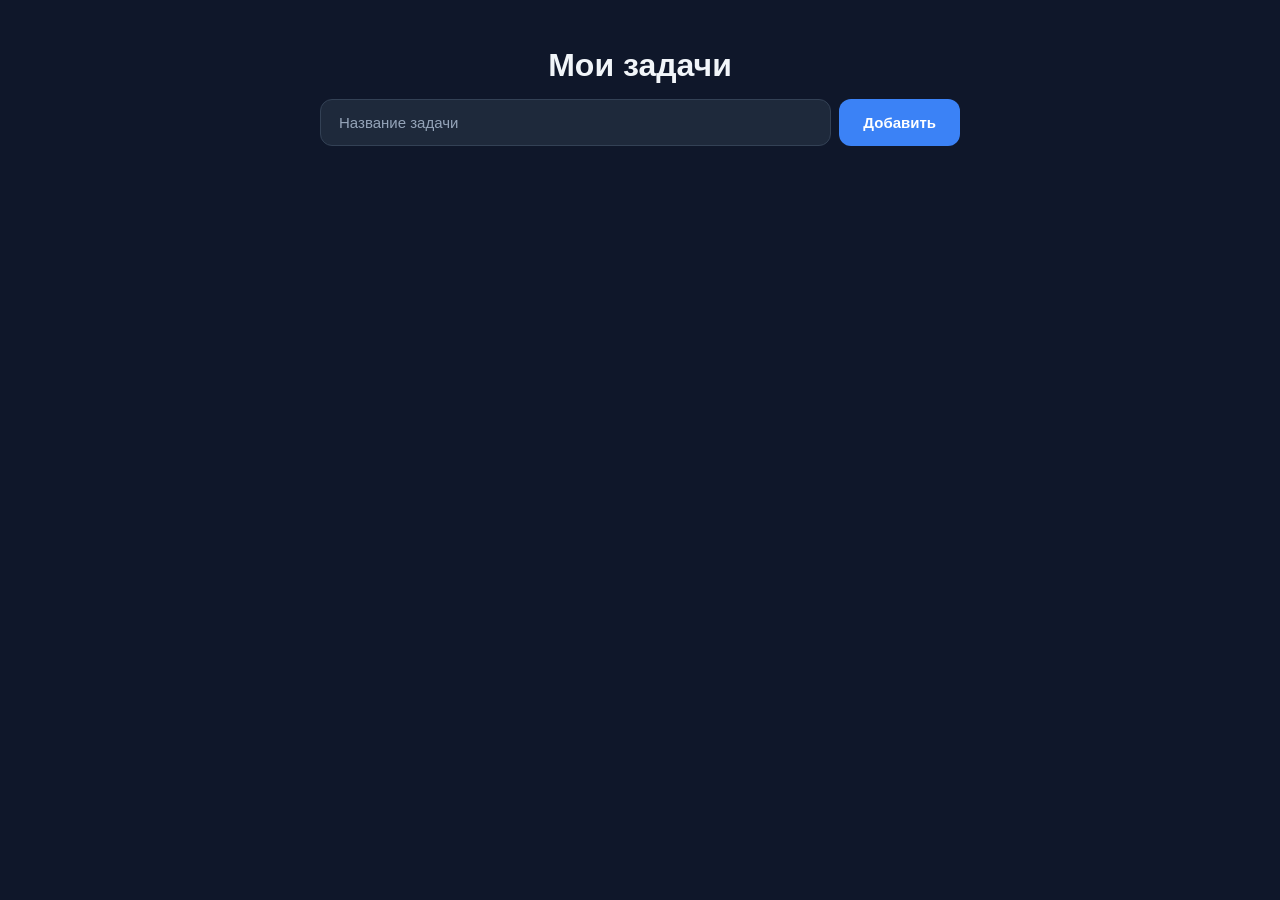
<file: fronted/index.html>
<!DOCTYPE html>
<html lang="ru">
<head>
    <meta charset="UTF-8">
    <meta name="viewport" content="width=device-width, initial-scale=1.0">
    <title>TaskTracker</title>
    <link rel="stylesheet" href="css/style.css">
</head>
<body>
    <div class="container">
        <h1>Мои задачи</h1>

        <form id="task-form">
            <input type="text" id="task-title" placeholder="Название задачи" required>
            <button type="submit">Добавить</button>
        </form>

        <ul id="task-list"></ul>
    </div>
    <script src="js/app.js"></script>
</body>
</html>
</file>
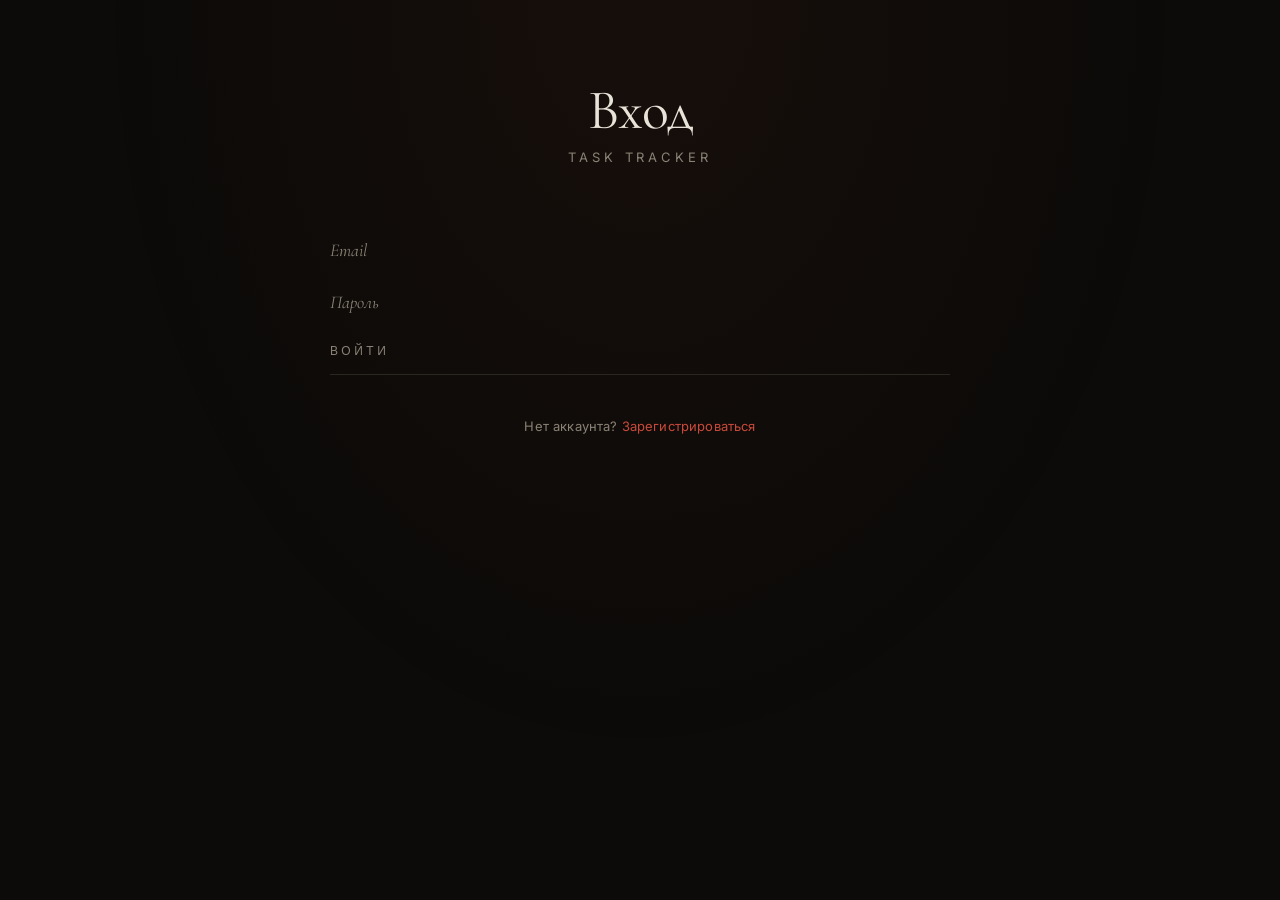
<file: frontend/index.html>
<!DOCTYPE html>
<html lang="ru">
<head>
    <meta charset="UTF-8">
    <meta name="viewport" content="width=device-width, initial-scale=1.0">
    <title>Задачи — TaskTracker</title>
    <link rel="preconnect" href="https://fonts.googleapis.com">
    <link rel="preconnect" href="https://fonts.gstatic.com" crossorigin>
    <link href="https://fonts.googleapis.com/css2?family=Cormorant+Garamond:wght@400;600;700&family=Inter:wght@400;500;600&display=swap" rel="stylesheet">
    <link rel="stylesheet" href="css/style.css">
</head>
<body>
    <div class="container">
        <div class="header">
            <h1>Задачи</h1>
            <button id="logout-button" class="logout">Выйти</button>
        </div>
        <p class="subtitle">Task Tracker</p>

        <form id="task-form">
            <input type="text" id="task-title" placeholder="Что нужно сделать?" required>

            <div class="date-picker">
                <input type="date" id="task-date" class="date-input-hidden">
                <button type="button" id="date-button" class="date-button">
                    <span id="date-display">Дата</span>
                </button>
                <button type="button" id="date-clear" class="date-clear" title="Убрать дату">×</button>
            </div>

            <button type="submit">Добавить</button>
        </form>

        <div class="filters">
            <button type="button" class="filter-btn active" data-filter="all">Все</button>
            <button type="button" class="filter-btn" data-filter="active">Активные</button>
            <button type="button" class="filter-btn" data-filter="completed">Выполненные</button>
        </div>

        <p class="task-counter" id="task-counter"></p>
        <ul id="task-list"></ul>
    </div>

    <script src="js/api.js"></script>
    <script src="js/calendar.js"></script>
    <script src="js/app.js"></script>
</body>
</html>
</file>
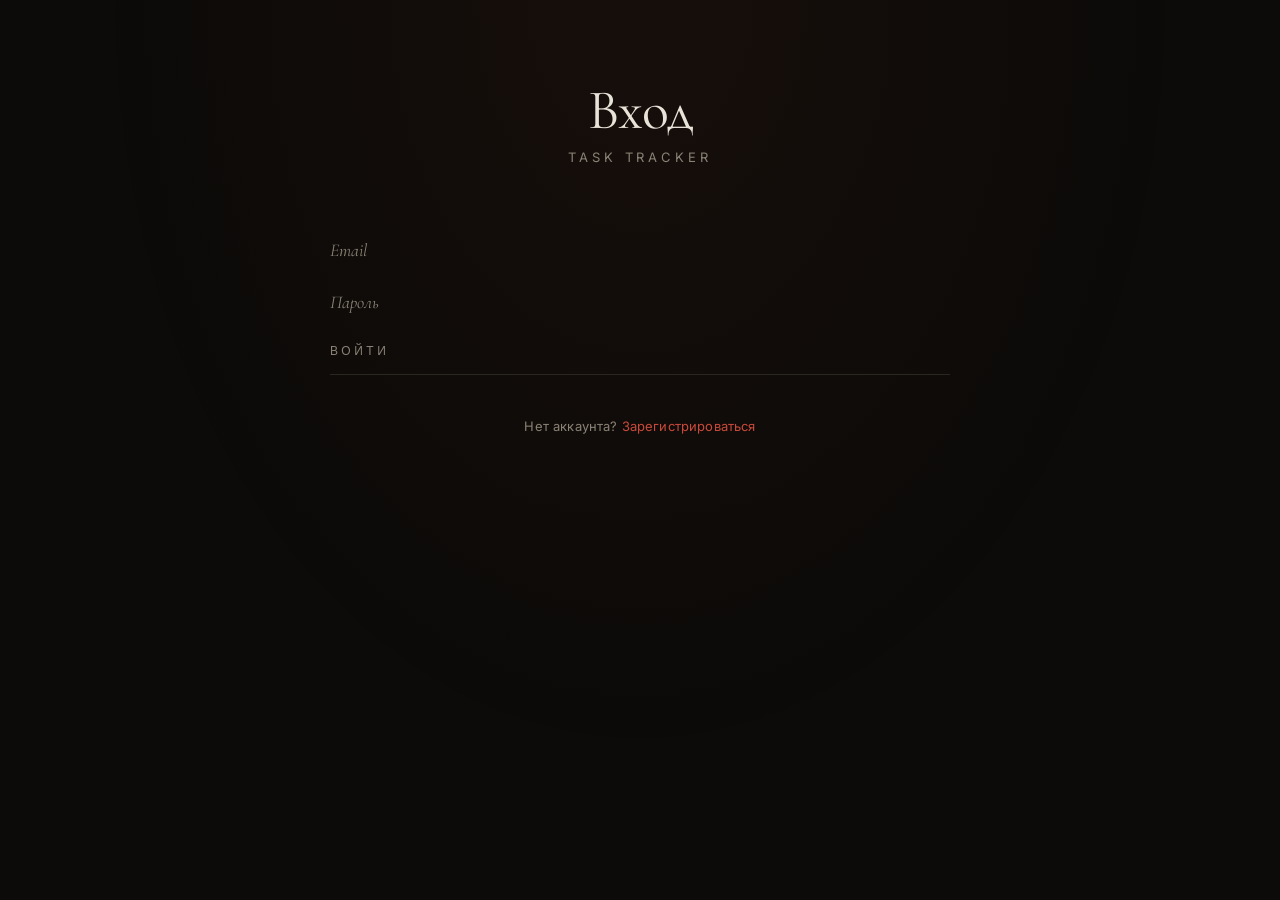
<file: frontend/login.html>
<!DOCTYPE html>
<html lang="ru">
<head>
    <meta charset="UTF-8">
    <meta name="viewport" content="width=device-width, initial-scale=1.0">
    <title>Вход — TaskTracker</title>
    <link rel="preconnect" href="https://fonts.googleapis.com">
    <link rel="preconnect" href="https://fonts.gstatic.com" crossorigin>
    <link href="https://fonts.googleapis.com/css2?family=Cormorant+Garamond:wght@400;600;700&family=Inter:wght@400;500;600&display=swap" rel="stylesheet">
    <link rel="stylesheet" href="css/style.css">
</head>
<body>
    <div class="container">
        <h1>Вход</h1>
        <p class="subtitle">Task Tracker</p>

        <form id="login-form">
            <input type="email" id="email" placeholder="Email" required>
            <input type="password" id="password" placeholder="Пароль" required>
            <button type="submit">Войти</button>
        </form>

        <p class="auth-link">
            Нет аккаунта? <a href="register.html">Зарегистрироваться</a>
        </p>
    </div>

    <script src="js/api.js"></script>
    <script src="js/auth.js"></script>
</body>
</html>
</file>
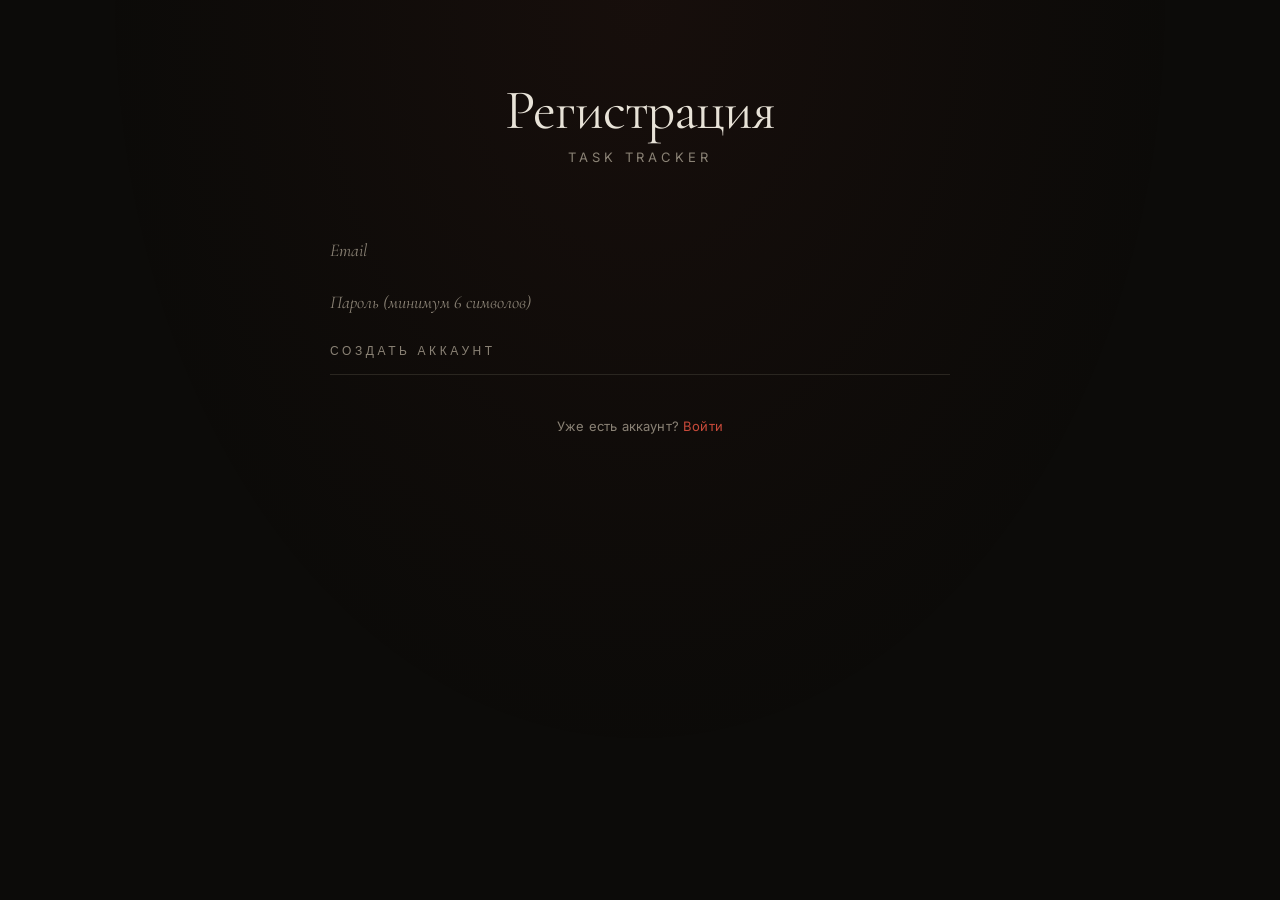
<file: frontend/register.html>
<!DOCTYPE html>
<html lang="ru">
<head>
    <meta charset="UTF-8">
    <meta name="viewport" content="width=device-width, initial-scale=1.0">
    <title>Регистрация — TaskTracker</title>
    <link rel="preconnect" href="https://fonts.googleapis.com">
    <link rel="preconnect" href="https://fonts.gstatic.com" crossorigin>
    <link href="https://fonts.googleapis.com/css2?family=Cormorant+Garamond:wght@400;600;700&family=Inter:wght@400;500;600&display=swap" rel="stylesheet">
    <link rel="stylesheet" href="css/style.css">
</head>
<body>
    <div class="container">
        <h1>Регистрация</h1>
        <p class="subtitle">Task Tracker</p>

        <form id="register-form">
            <input type="email" id="email" placeholder="Email" required>
            <input type="password" id="password" placeholder="Пароль (минимум 6 символов)" required minlength="6">
            <button type="submit">Создать аккаунт</button>
        </form>

        <p class="auth-link">
            Уже есть аккаунт? <a href="login.html">Войти</a>
        </p>
    </div>

    <script src="js/api.js"></script>
    <script src="js/auth.js"></script>
</body>
</html>
</file>
<file: fronted/css/style.css>
/* ===== СБРОС И БАЗА ===== */

* {
    margin: 0;
    padding: 0;
    box-sizing: border-box;
}

:root {
    --bg: #0f172a;
    --bg-card: #1e293b;
    --bg-input: #334155;
    --text: #f1f5f9;
    --text-muted: #94a3b8;
    --primary: #3b82f6;
    --primary-hover: #2563eb;
    --success: #22c55e;
    --success-hover: #16a34a;
    --danger: #ef4444;
    --danger-hover: #dc2626;
    --border: #334155;
    --radius: 12px;
    --radius-sm: 8px;
}

body {
    font-family: -apple-system, BlinkMacSystemFont, 'Segoe UI', Roboto, sans-serif;
    background: var(--bg);
    color: var(--text);
    min-height: 100vh;
    padding: 40px 20px;
    line-height: 1.6;
}

/* ===== КОНТЕЙНЕР ===== */

.container {
    max-width: 640px;
    margin: 0 auto;
}

/* ===== ЗАГОЛОВОК ===== */

h1 {
    font-size: 32px;
    font-weight: 700;
    text-align: center;
    margin-bottom: 8px;
    color: var(--text);
}

.subtitle {
    text-align: center;
    color: var(--text-muted);
    margin-bottom: 32px;
    font-size: 15px;
}

/* ===== ФОРМА ===== */

#task-form {
    display: flex;
    gap: 8px;
    margin-bottom: 32px;
}

#task-title {
    flex: 1;
    padding: 14px 18px;
    background: var(--bg-card);
    border: 1px solid var(--border);
    border-radius: var(--radius);
    color: var(--text);
    font-size: 15px;
    outline: none;
    transition: border-color 0.2s;
}

    #task-title:focus {
        border-color: var(--primary);
    }

    #task-title::placeholder {
        color: var(--text-muted);
    }

#task-form button {
    padding: 14px 24px;
    background: var(--primary);
    border: none;
    border-radius: var(--radius);
    color: white;
    font-size: 15px;
    font-weight: 600;
    cursor: pointer;
    transition: background 0.2s, transform 0.1s;
    white-space: nowrap;
}

    #task-form button:hover {
        background: var(--primary-hover);
    }

    #task-form button:active {
        transform: scale(0.97);
    }

/* ===== СПИСОК ЗАДАЧ ===== */

#task-list {
    list-style: none;
    display: flex;
    flex-direction: column;
    gap: 10px;
}

    #task-list li {
        display: flex;
        align-items: center;
        gap: 12px;
        padding: 16px 18px;
        background: var(--bg-card);
        border: 1px solid var(--border);
        border-radius: var(--radius);
        transition: transform 0.15s, border-color 0.15s;
        animation: slideIn 0.3s ease;
    }

        #task-list li:hover {
            transform: translateX(4px);
            border-color: var(--primary);
        }

        #task-list li span {
            flex: 1;
            font-size: 15px;
        }

            #task-list li span.completed {
                text-decoration: line-through;
                color: var(--text-muted);
            }

        /* ===== КНОПКИ В ЗАДАЧАХ ===== */

        #task-list li button {
            padding: 8px 12px;
            border: none;
            border-radius: var(--radius-sm);
            font-size: 13px;
            font-weight: 600;
            cursor: pointer;
            transition: background 0.2s, transform 0.1s;
            white-space: nowrap;
        }

            #task-list li button:active {
                transform: scale(0.95);
            }

            /* Кнопка "Выполнено" / "Вернуть" — зелёная */
            #task-list li button:nth-of-type(1) {
                background: rgba(34, 197, 94, 0.15);
                color: var(--success);
            }

                #task-list li button:nth-of-type(1):hover {
                    background: var(--success);
                    color: white;
                }

            /* Кнопка "Удалить" — красная */
            #task-list li button:nth-of-type(2) {
                background: rgba(239, 68, 68, 0.15);
                color: var(--danger);
            }

                #task-list li button:nth-of-type(2):hover {
                    background: var(--danger);
                    color: white;
                }

/* ===== АНИМАЦИИ ===== */

@keyframes slideIn {
    from {
        opacity: 0;
        transform: translateY(-8px);
    }

    to {
        opacity: 1;
        transform: translateY(0);
    }
}

/* ===== АДАПТИВНОСТЬ ===== */

@media (max-width: 500px) {
    body {
        padding: 20px 12px;
    }

    h1 {
        font-size: 24px;
    }

    #task-form {
        flex-direction: column;
    }

    #task-list li {
        flex-wrap: wrap;
    }

        #task-list li span {
            width: 100%;
        }
}
</file>
<file: frontend/css/style.css>
* {
    margin: 0;
    padding: 0;
    box-sizing: border-box;
}

:root {
    --bg: #0c0b09;
    --bg-soft: #14120e;
    --text: #e8e3d8;
    --text-muted: #8a8275;
    --accent: #c94a3a;
    --line: #2a2620;
    --line-soft: #1a1814;
}

body {
    font-family: 'Inter', -apple-system, sans-serif;
    background: var(--bg);
    color: var(--text);
    min-height: 100vh;
    padding: 80px 24px 60px;
    line-height: 1.7;
    position: relative;
    font-weight: 400;
    letter-spacing: 0.01em;
}

    body::before {
        content: '';
        position: fixed;
        inset: 0;
        background: radial-gradient(ellipse at 50% 0%, rgba(201, 74, 58, 0.06), transparent 60%);
        pointer-events: none;
        z-index: 0;
        animation: breathe 12s ease-in-out infinite;
    }

@keyframes breathe {
    0%, 100% {
        opacity: 0.6;
    }

    50% {
        opacity: 1;
    }
}

.container {
    max-width: 620px;
    margin: 0 auto;
    position: relative;
    z-index: 1;
}

h1 {
    font-family: 'Cormorant Garamond', serif;
    font-size: 56px;
    font-weight: 400;
    text-align: center;
    margin-bottom: 4px;
    color: var(--text);
    letter-spacing: -0.02em;
    line-height: 1.1;
}

.subtitle {
    text-align: center;
    color: var(--text-muted);
    margin-bottom: 56px;
    font-size: 13px;
    letter-spacing: 0.3em;
    text-transform: uppercase;
    font-weight: 400;
}

#task-form {
    display: flex;
    flex-direction: column;
    gap: 0;
    margin-bottom: 48px;
}

#task-title {
    padding: 16px 0;
    background: transparent;
    border: none;
    border-bottom: 1px solid var(--line);
    color: var(--text);
    font-size: 16px;
    font-family: 'Inter', sans-serif;
    outline: none;
    letter-spacing: 0.01em;
    transition: border-color 0.4s;
}

    #task-title:focus {
        border-bottom-color: var(--accent);
    }

    #task-title::placeholder {
        color: var(--text-muted);
        font-style: italic;
        font-family: 'Cormorant Garamond', serif;
        font-size: 18px;
    }

#task-form button[type="submit"] {
    padding: 16px 0;
    background: transparent;
    border: none;
    color: var(--text-muted);
    font-size: 12px;
    font-weight: 500;
    cursor: pointer;
    letter-spacing: 0.3em;
    text-transform: uppercase;
    transition: color 0.3s;
    text-align: left;
    font-family: 'Inter', sans-serif;
    margin-top: 8px;
}

#task-form button[type="submit"]:hover {
        color: var(--accent);
}

#task-form button:active {
        opacity: 0.6;
}

#task-list {
    list-style: none;
    display: flex;
    flex-direction: column;
}

    #task-list li {
        display: flex;
        align-items: center;
        gap: 20px;
        padding: 22px 0 22px 24px;
        border-bottom: 1px solid var(--line-soft);
        position: relative;
        transition: padding-left 0.4s cubic-bezier(0.22, 1, 0.36, 1);
        animation: appear 0.6s ease;
    }

        #task-list li::before {
            content: '';
            position: absolute;
            left: 0;
            top: 22px;
            bottom: 22px;
            width: 1px;
            background: var(--accent);
            opacity: 0;
            transition: opacity 0.4s, transform 0.4s;
            transform: scaleY(0);
            transform-origin: top;
        }

        #task-list li:hover {
            padding-left: 36px;
        }

            #task-list li:hover::before {
                opacity: 1;
                transform: scaleY(1);
            }

@keyframes appear {
    from {
        opacity: 0;
        transform: translateY(-8px);
    }

    to {
        opacity: 1;
        transform: translateY(0);
    }
}

#task-list li span {
    flex: 1;
    font-size: 16px;
    color: var(--text);
    transition: color 0.3s, opacity 0.3s;
    font-weight: 400;
    line-height: 1.5;
}

    #task-list li span.completed {
        color: var(--text-muted);
        text-decoration: line-through;
        text-decoration-color: var(--text-muted);
        text-decoration-thickness: 1px;
        opacity: 0.5;
    }

#task-list li button {
    padding: 6px 0;
    background: transparent;
    border: none;
    color: var(--text-muted);
    font-size: 11px;
    font-weight: 500;
    cursor: pointer;
    letter-spacing: 0.15em;
    text-transform: uppercase;
    font-family: 'Inter', sans-serif;
    transition: color 0.3s;
    white-space: nowrap;
}

    #task-list li button:nth-of-type(1):hover {
        color: var(--text);
    }

    #task-list li button:nth-of-type(2):hover {
        color: var(--accent);
    }

    #task-list li button:active {
        opacity: 0.5;
    }

@media (max-width: 500px) {
    body {
        padding: 48px 20px 40px;
    }

    h1 {
        font-size: 40px;
    }

    .subtitle {
        margin-bottom: 40px;
        font-size: 11px;
    }

    #task-form {
        flex-direction: column;
        align-items: stretch;
        gap: 12px;
    }

        #task-form button {
            padding: 8px 0;
            text-align: left;
        }

    #task-list li {
        flex-wrap: wrap;
        gap: 12px;
        padding-left: 20px;
    }

        #task-list li span {
            width: 100%;
        }
}

.header {
    display: flex;
    align-items: center;
    justify-content: space-between;
    margin-bottom: 4px;
}

    .header h1 {
        flex: 1;
        text-align: left;
        margin-bottom: 0;
    }

.logout {
    background: transparent;
    border: none;
    color: var(--text-muted);
    font-family: 'Inter', sans-serif;
    font-size: 11px;
    font-weight: 500;
    letter-spacing: 0.2em;
    text-transform: uppercase;
    cursor: pointer;
    padding: 8px 0;
    transition: color 0.3s;
}

    .logout:hover {
        color: var(--accent);
    }

.auth-link {
    text-align: center;
    margin-top: 40px;
    color: var(--text-muted);
    font-size: 13px;
}

    .auth-link a {
        color: var(--accent);
        text-decoration: none;
        border-bottom: 1px solid transparent;
        transition: border-color 0.3s;
    }

        .auth-link a:hover {
            border-bottom-color: var(--accent);
        }

#login-form,
#register-form {
    display: flex;
    flex-direction: column;
    gap: 0;
    margin-bottom: 0;
    border-bottom: 1px solid var(--line);
    transition: border-color 0.4s;
}

    #login-form:focus-within,
    #register-form:focus-within {
        border-bottom-color: var(--accent);
    }

    #login-form input,
    #register-form input {
        padding: 16px 0;
        background: transparent;
        border: none;
        color: var(--text);
        font-size: 16px;
        font-family: 'Inter', sans-serif;
        outline: none;
    }

        #login-form input::placeholder,
        #register-form input::placeholder {
            color: var(--text-muted);
            font-style: italic;
            font-family: 'Cormorant Garamond', serif;
            font-size: 18px;
        }

    #login-form button,
    #register-form button {
        padding: 16px 0;
        background: transparent;
        border: none;
        color: var(--text-muted);
        font-size: 12px;
        font-weight: 500;
        cursor: pointer;
        letter-spacing: 0.3em;
        text-transform: uppercase;
        transition: color 0.3s;
        text-align: left;
    }

        #login-form button:hover,
        #register-form button:hover {
            color: var(--accent);
        }


.calendar {
    position: absolute;
    background: var(--bg-soft);
    border: 1px solid var(--line);
    border-radius: 4px;
    padding: 16px;
    z-index: 100;
    min-width: 280px;
    font-family: 'Inter', sans-serif;
}

    .calendar.hidden {
        display: none;
    }

.calendar-header {
    display: flex;
    align-items: center;
    justify-content: space-between;
    margin-bottom: 12px;
}

.calendar-month {
    font-family: 'Cormorant Garamond', serif;
    font-size: 18px;
    color: var(--text);
}

.calendar-nav {
    background: transparent;
    border: none;
    color: var(--text-muted);
    font-size: 16px;
    cursor: pointer;
    padding: 4px 8px;
    transition: color 0.3s;
}

    .calendar-nav:hover {
        color: var(--accent);
    }

.calendar-weekdays {
    display: grid;
    grid-template-columns: repeat(7, 1fr);
    gap: 4px;
    margin-bottom: 8px;
}

    .calendar-weekdays div {
        text-align: center;
        font-size: 11px;
        color: var(--text-muted);
        text-transform: uppercase;
        letter-spacing: 0.1em;
        padding: 4px 0;
    }

.calendar-grid {
    display: grid;
    grid-template-columns: repeat(7, 1fr);
    gap: 4px;
}

.calendar-day {
    background: transparent;
    border: none;
    color: var(--text);
    font-family: 'Inter', sans-serif;
    font-size: 13px;
    padding: 8px 0;
    cursor: pointer;
    border-radius: 4px;
    transition: background 0.2s, color 0.2s;
}

    .calendar-day:hover:not(.empty) {
        background: rgba(201, 74, 58, 0.15);
        color: var(--accent);
    }

    .calendar-day.empty {
        cursor: default;
        opacity: 0.2;
    }

.date-picker {
    display: flex;
    align-items: center;
    gap: 8px;
    padding: 16px 0;
    border-bottom: 1px solid var(--line);
    transition: border-color 0.4s;
}

    .date-picker:focus-within {
        border-bottom-color: var(--accent);
    }

.date-input-hidden {
    position: absolute;
    width: 1px;
    height: 1px;
    opacity: 0;
    pointer-events: none;
}

.date-button {
    flex: 1;
    background: transparent;
    border: none;
    color: var(--text-muted);
    font-family: 'Inter', sans-serif;
    font-size: 14px;
    text-align: left;
    cursor: pointer;
    padding: 0;
    letter-spacing: 0.01em;
    transition: color 0.3s;
}

    .date-button:hover {
        color: var(--text);
    }

    .date-button.has-date {
        color: var(--text);
    }

    .date-button::before {
        content: '';
        display: inline-block;
        width: 14px;
        height: 14px;
        margin-right: 10px;
        vertical-align: -2px;
        background-image: url("data:image/svg+xml,%3Csvg xmlns='http://www.w3.org/2000/svg' viewBox='0 0 24 24' fill='none' stroke='%238a8275' stroke-width='1.5'%3E%3Crect x='3' y='5' width='18' height='16' rx='2'/%3E%3Cline x1='3' y1='10' x2='21' y2='10'/%3E%3Cline x1='8' y1='3' x2='8' y2='7'/%3E%3Cline x1='16' y1='3' x2='16' y2='7'/%3E%3C/svg%3E");
        background-size: contain;
        background-repeat: no-repeat;
    }

    .date-button.has-date::before {
        background-image: url("data:image/svg+xml,%3Csvg xmlns='http://www.w3.org/2000/svg' viewBox='0 0 24 24' fill='none' stroke='%23e8e3d8' stroke-width='1.5'%3E%3Crect x='3' y='5' width='18' height='16' rx='2'/%3E%3Cline x1='3' y1='10' x2='21' y2='10'/%3E%3Cline x1='8' y1='3' x2='8' y2='7'/%3E%3Cline x1='16' y1='3' x2='16' y2='7'/%3E%3C/svg%3E");
    }

.date-clear {
    background: transparent;
    border: none;
    color: var(--text-muted);
    font-size: 18px;
    cursor: pointer;
    padding: 0 4px;
    line-height: 1;
    transition: color 0.3s;
    display: none;
}

    .date-clear.visible {
        display: block;
    }

    .date-clear:hover {
        color: var(--accent);
    }

#task-form {
    flex-direction: column;
    align-items: stretch;
    gap: 0;
}

.task-deadline {
    font-size: 12px;
    color: var(--text-muted);
    letter-spacing: 0.05em;
    padding: 2px 8px;
    border-radius: 3px;
    margin-left: 12px;
    transition: color 0.3s;
    white-space: nowrap;
}

    .task-deadline.deadline-overdue {
        color: #ef4444;
        background: rgba(239, 68, 68, 0.1);
    }

    .task-deadline.deadline-today {
        color: #f97316;
        background: rgba(249, 115, 22, 0.1);
    }

    .task-deadline.deadline-soon {
        color: #eab308;
        background: rgba(234, 179, 8, 0.1);
    }

    .task-deadline.deadline-done {
        color: var(--text-muted);
        opacity: 0.5;
        text-decoration: line-through;
        text-decoration-thickness: 1px;
    }

.filters {
    display: flex;
    gap: 24px;
    margin-bottom: 24px;
    padding-bottom: 16px;
    border-bottom: 1px solid var(--line-soft);
}

.filter-btn {
    background: transparent;
    border: none;
    color: var(--text-muted);
    font-family: 'Inter', sans-serif;
    font-size: 11px;
    font-weight: 500;
    cursor: pointer;
    letter-spacing: 0.2em;
    text-transform: uppercase;
    padding: 4px 0;
    transition: color 0.3s;
    position: relative;
}

    .filter-btn:hover {
        color: var(--text);
    }

    .filter-btn.active {
        color: var(--accent);
    }

        .filter-btn.active::after {
            content: '';
            position: absolute;
            bottom: -17px;
            left: 0;
            right: 0;
            height: 1px;
            background: var(--accent);
        }

.task-counter {
    font-size: 13px;
    color: var(--text-muted);
    letter-spacing: 0.05em;
    margin-top: 8px;
    margin-bottom: 20px;
    font-family: 'Inter', sans-serif;
}
</file>
